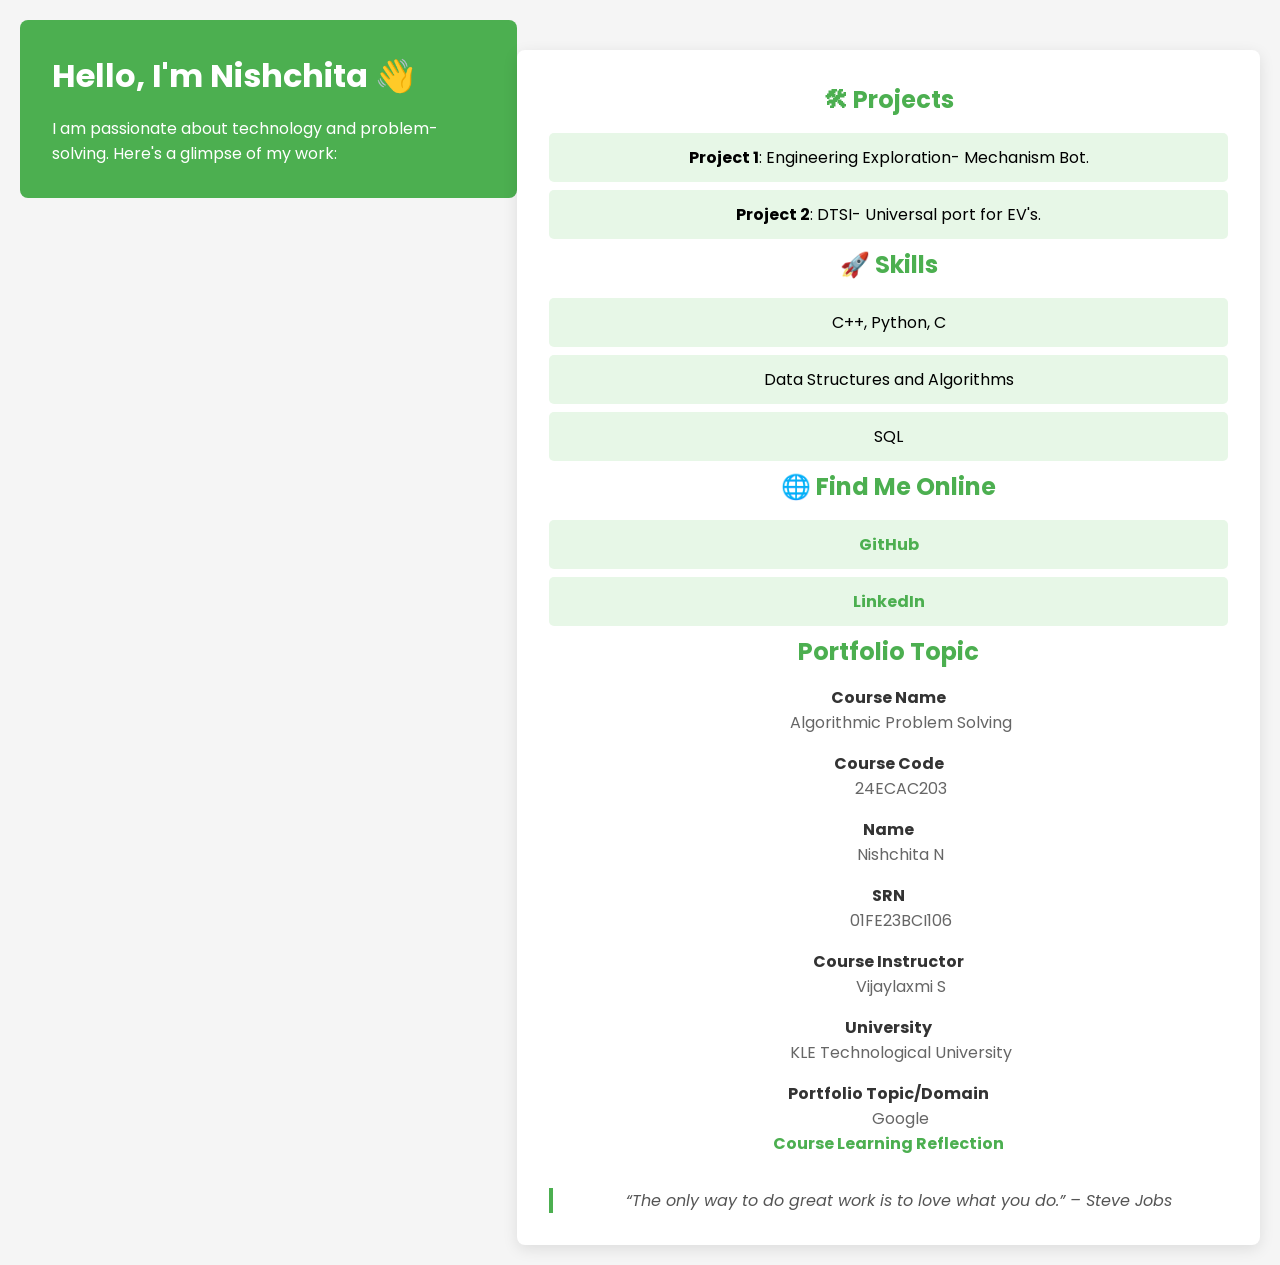
<file: index.html>
<!DOCTYPE html>
<html lang="en">
<head>
    <meta charset="UTF-8">
    <meta name="viewport" content="width=device-width, initial-scale=1.0">
    <title>Portfolio</title>
    <link rel="stylesheet" href="style.css">
    <link href="https://fonts.googleapis.com/css2?family=Poppins:wght@300;400;600&display=swap" rel="stylesheet">
</head>
<body>
    <header>
        <h1>Hello, I'm Nishchita 👋</h1>
        <p>I am passionate about technology and problem-solving. Here's a glimpse of my work:</p>
    </header>

    <section>
        <h2>🛠 Projects</h2>
        <ul>
            <li><strong>Project 1</strong>: Engineering Exploration- Mechanism Bot.</li>
            <li><strong>Project 2</strong>: DTSI- Universal port for EV's.</li>
        </ul>

        <h2>🚀 Skills</h2>
        <ul>
            <li>C++, Python, C </li>
            <li>Data Structures and Algorithms</li>
            <li>SQL </li>
        </ul>

        <h2>🌐 Find Me Online</h2>
        <ul>
            <li><a href="https://github.com/Nishchita106" target="_blank">GitHub</a></li>
            <li><a href="https://www.linkedin.com/in/nishchita-neelappagoudar-3a7629330?utm_source">LinkedIn</a></li>
        </ul>

        <h2>Portfolio Topic</h2>
        <dl>
            <dt>Course Name</dt>
            <dd>Algorithmic Problem Solving</dd>

            <dt>Course Code</dt>
            <dd>24ECAC203</dd>

            <dt>Name</dt>
            <dd>Nishchita N</dd>

            <dt>SRN</dt>
            <dd>01FE23BCI106</dd>

            <dt>Course Instructor</dt>
            <dd>Vijaylaxmi S</dd>

            <dt>University</dt>
            <dd>KLE Technological University</dd>

            <dt>Portfolio Topic/Domain</dt>
            <dd>Google</dd>
        </dl>

              <a href="learning.html">Course Learning Reflection</a>


        
        <blockquote>“The only way to do great work is to love what you do.” – Steve Jobs</blockquote>
    </section>
</body>
</html>
</file>
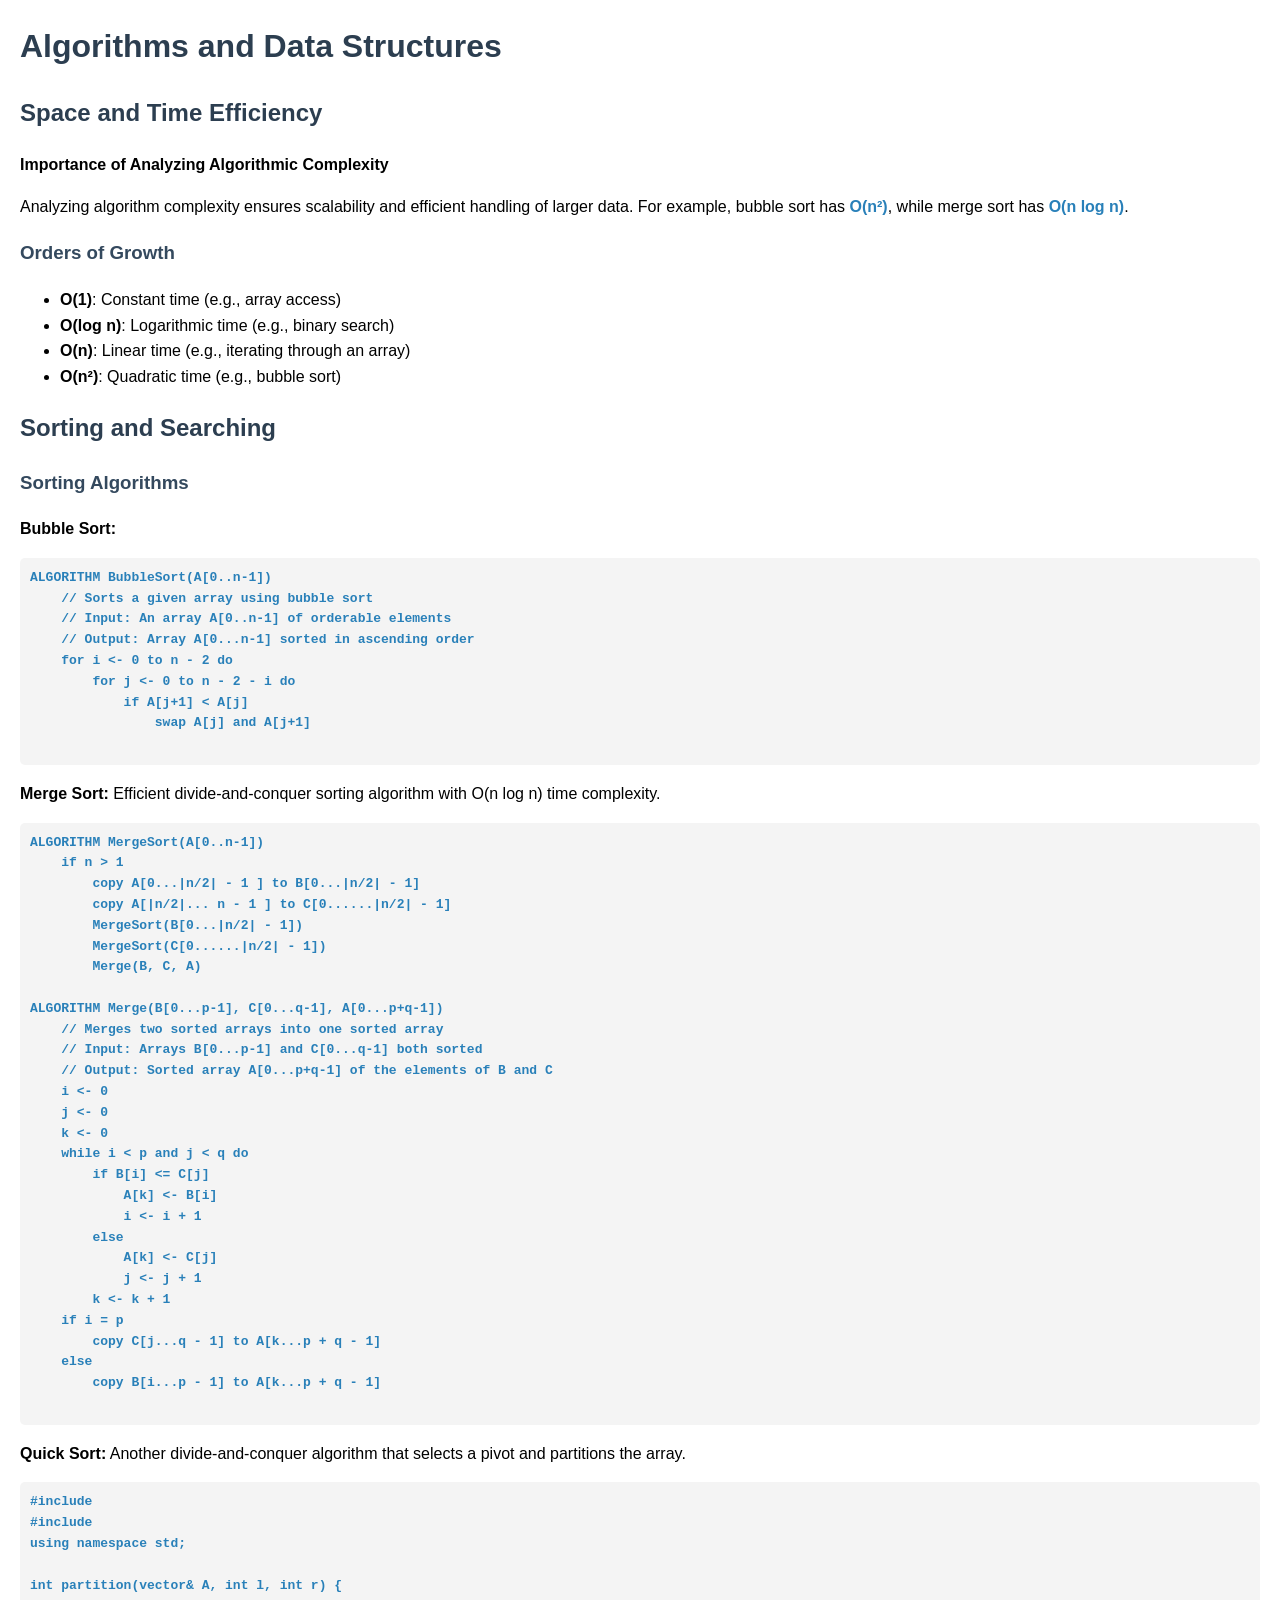
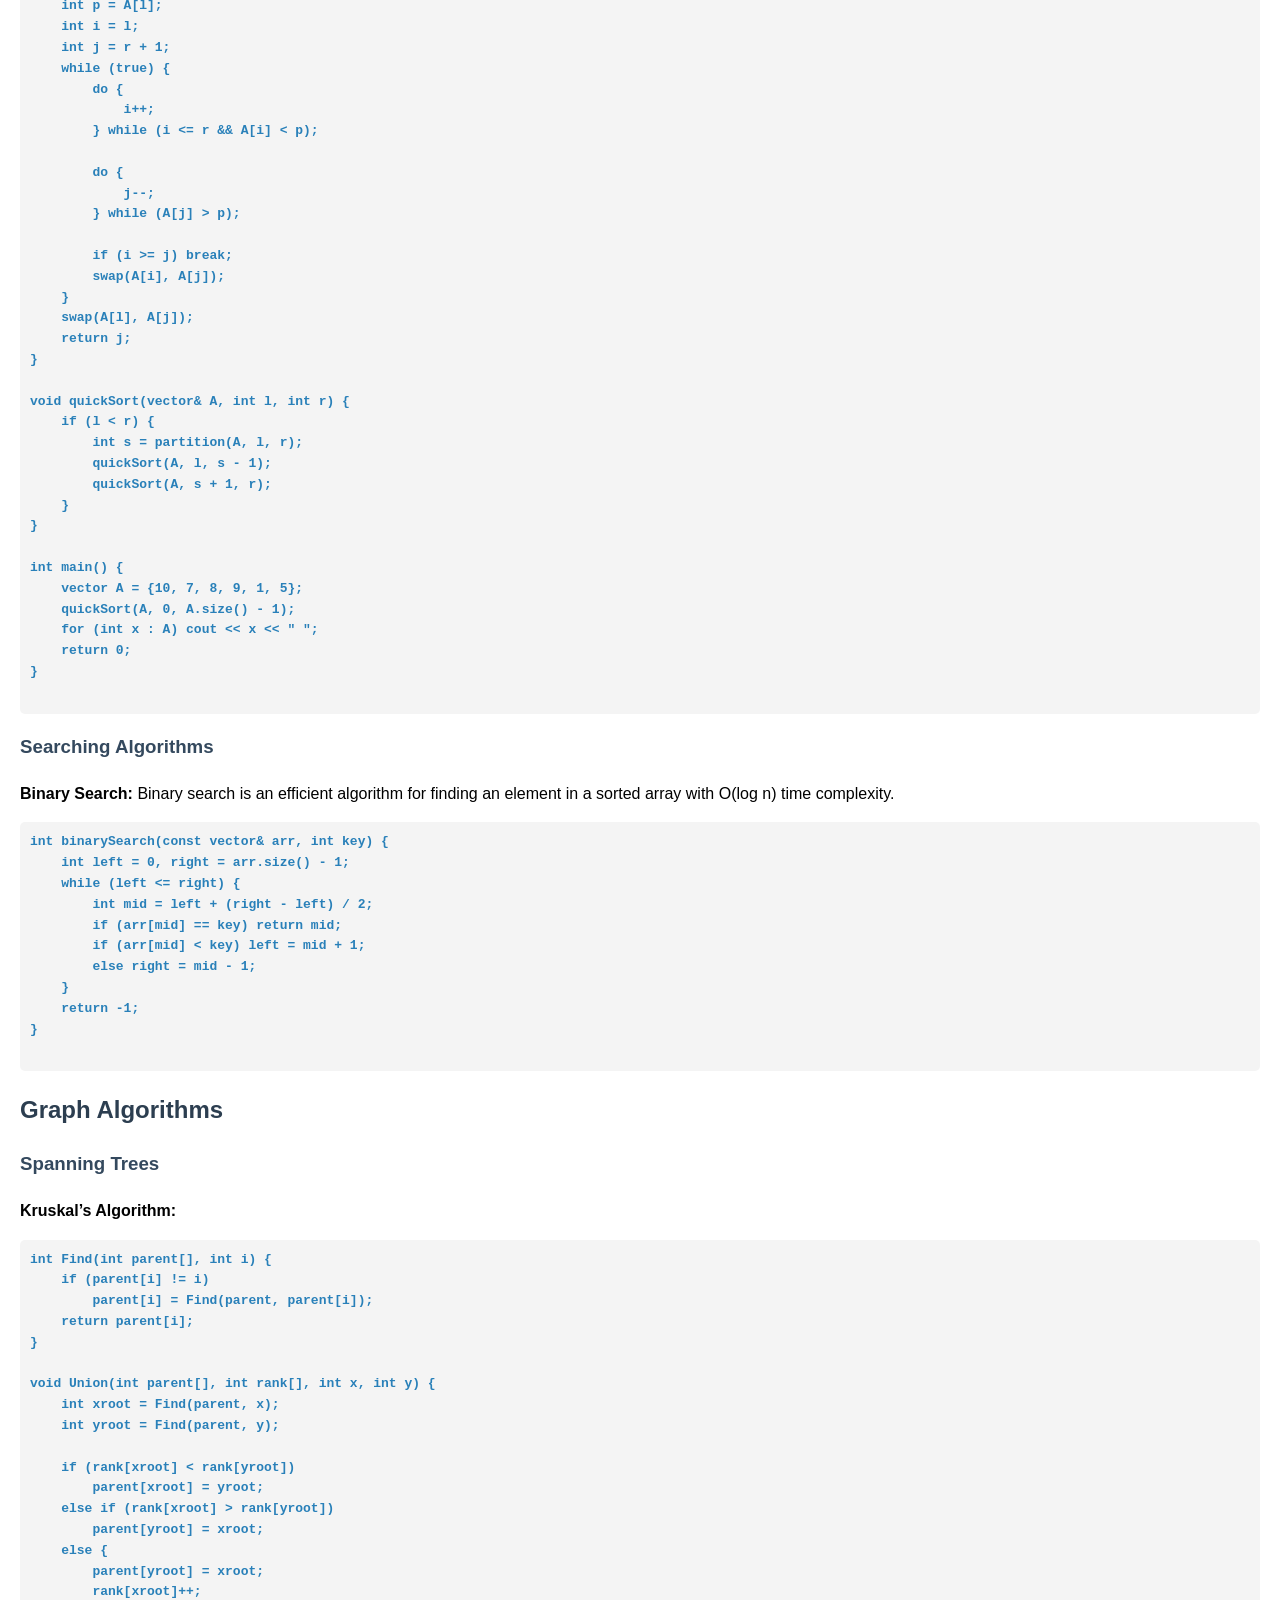
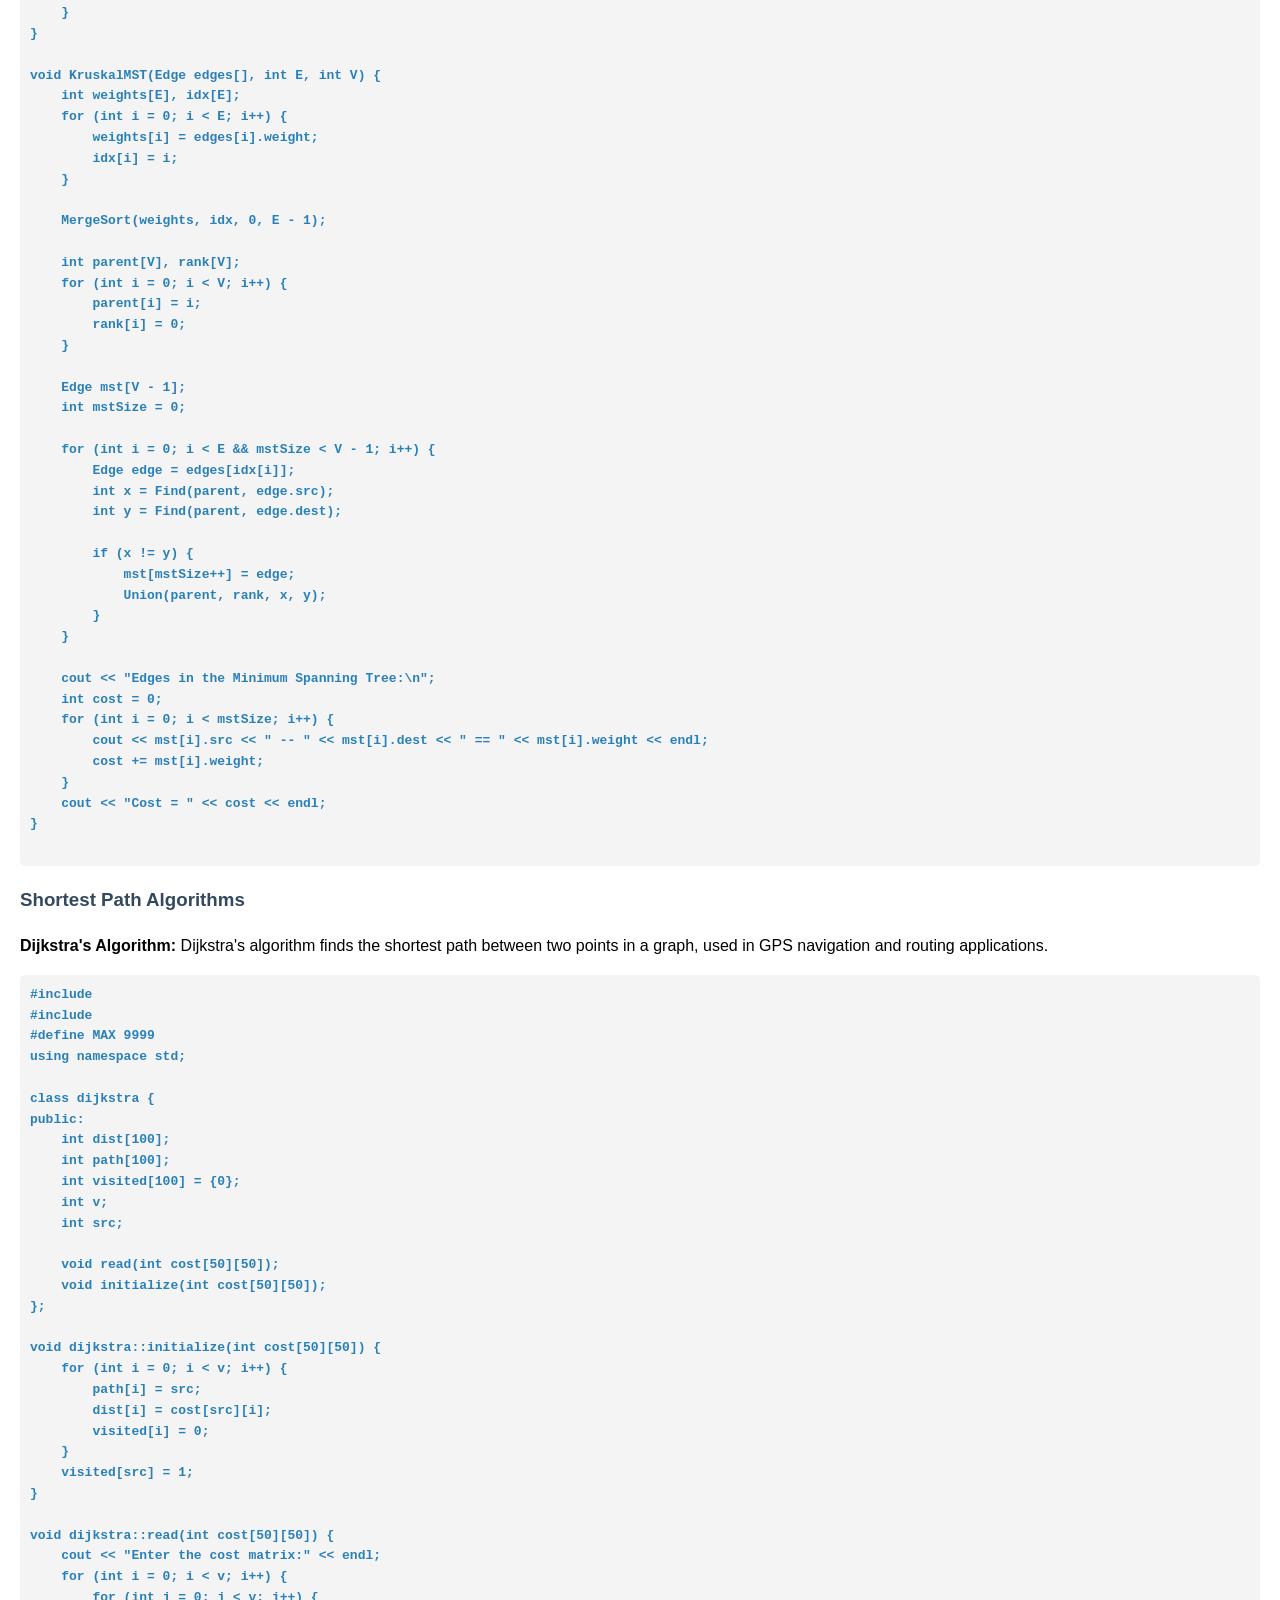
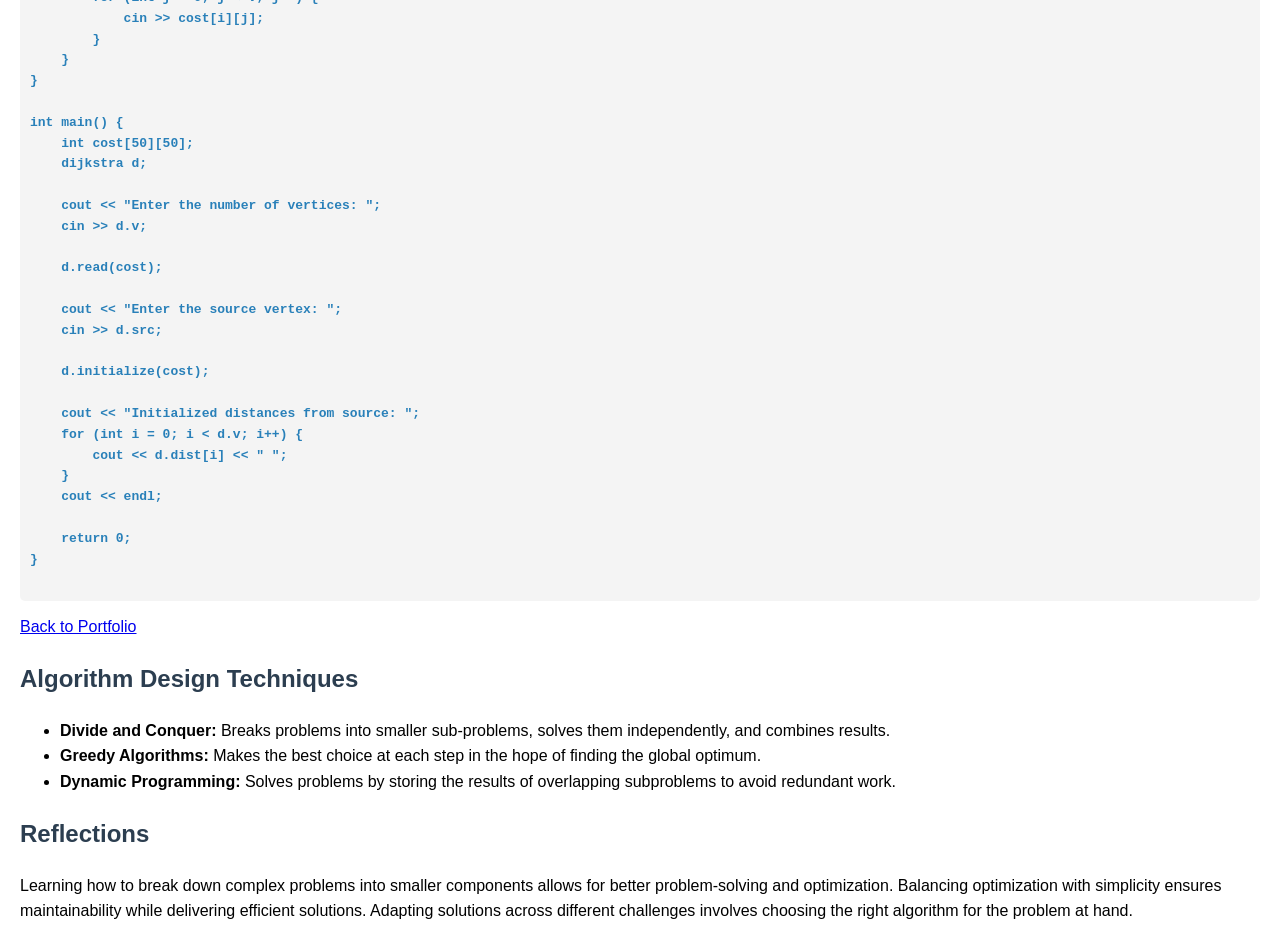
<file: learning.html>
<!DOCTYPE html>
<html lang="en">
<head>
    <meta charset="UTF-8">
    <meta name="viewport" content="width=device-width, initial-scale=1.0">
    <title>Algorithms and Data Structures</title>
    <style>
        body {
            font-family: Arial, sans-serif;
            margin: 20px;
            line-height: 1.6;
        }
        h1, h2 {
            color: #2c3e50;
        }
        h3 {
            color: #34495e;
        }
        p, li {
            font-size: 16px;
        }
        pre {
            background-color: #f4f4f4;
            padding: 10px;
            border-radius: 5px;
            overflow-x: auto;
        }
        .algorithm-title {
            font-weight: bold;
            color: #2980b9;
        }
    </style>
</head>
<body>
    <h1>Algorithms and Data Structures</h1>
    
    <h2>Space and Time Efficiency</h2>
    <p><strong>Importance of Analyzing Algorithmic Complexity</strong></p>
    <p>Analyzing algorithm complexity ensures scalability and efficient handling of larger data. For example, bubble sort has <span class="algorithm-title">O(n²)</span>, while merge sort has <span class="algorithm-title">O(n log n)</span>.</p>
    
    <h3>Orders of Growth</h3>
    <ul>
        <li><strong>O(1)</strong>: Constant time (e.g., array access)</li>
        <li><strong>O(log n)</strong>: Logarithmic time (e.g., binary search)</li>
        <li><strong>O(n)</strong>: Linear time (e.g., iterating through an array)</li>
        <li><strong>O(n²)</strong>: Quadratic time (e.g., bubble sort)</li>
    </ul>

    <h2>Sorting and Searching</h2>

    <h3>Sorting Algorithms</h3>
    
    <p><strong>Bubble Sort:</strong></p>
    <pre class="algorithm-title">
ALGORITHM BubbleSort(A[0..n-1])
    // Sorts a given array using bubble sort
    // Input: An array A[0..n-1] of orderable elements
    // Output: Array A[0...n-1] sorted in ascending order
    for i <- 0 to n - 2 do
        for j <- 0 to n - 2 - i do
            if A[j+1] < A[j]
                swap A[j] and A[j+1]
    </pre>

    <p><strong>Merge Sort:</strong> Efficient divide-and-conquer sorting algorithm with O(n log n) time complexity.</p>
    <pre class="algorithm-title">
ALGORITHM MergeSort(A[0..n-1])
    if n > 1
        copy A[0...|n/2| - 1 ] to B[0...|n/2| - 1]
        copy A[|n/2|... n - 1 ] to C[0......|n/2| - 1]
        MergeSort(B[0...|n/2| - 1])
        MergeSort(C[0......|n/2| - 1])
        Merge(B, C, A)

ALGORITHM Merge(B[0...p-1], C[0...q-1], A[0...p+q-1])
    // Merges two sorted arrays into one sorted array
    // Input: Arrays B[0...p-1] and C[0...q-1] both sorted
    // Output: Sorted array A[0...p+q-1] of the elements of B and C
    i <- 0
    j <- 0
    k <- 0
    while i < p and j < q do
        if B[i] <= C[j]
            A[k] <- B[i]
            i <- i + 1
        else
            A[k] <- C[j]
            j <- j + 1
        k <- k + 1
    if i = p
        copy C[j...q - 1] to A[k...p + q - 1]
    else
        copy B[i...p - 1] to A[k...p + q - 1]
    </pre>

    <p><strong>Quick Sort:</strong> Another divide-and-conquer algorithm that selects a pivot and partitions the array.</p>
    <pre class="algorithm-title">
#include <iostream>
#include <vector>
using namespace std;

int partition(vector<int>& A, int l, int r) {
    int p = A[l];
    int i = l;
    int j = r + 1;
    while (true) {
        do {
            i++;
        } while (i <= r && A[i] < p);

        do {
            j--;
        } while (A[j] > p);

        if (i >= j) break;
        swap(A[i], A[j]);
    }
    swap(A[l], A[j]);
    return j;
}

void quickSort(vector<int>& A, int l, int r) {
    if (l < r) {
        int s = partition(A, l, r);
        quickSort(A, l, s - 1);
        quickSort(A, s + 1, r);
    }
}

int main() {
    vector<int> A = {10, 7, 8, 9, 1, 5};
    quickSort(A, 0, A.size() - 1);
    for (int x : A) cout << x << " ";
    return 0;
}
    </pre>

    <h3>Searching Algorithms</h3>
    <p><strong>Binary Search:</strong> Binary search is an efficient algorithm for finding an element in a sorted array with O(log n) time complexity.</p>
    <pre class="algorithm-title">
int binarySearch(const vector<int>& arr, int key) {
    int left = 0, right = arr.size() - 1;
    while (left <= right) {
        int mid = left + (right - left) / 2;
        if (arr[mid] == key) return mid;
        if (arr[mid] < key) left = mid + 1;
        else right = mid - 1;
    }
    return -1;
}
    </pre>

    <h2>Graph Algorithms</h2>

    <h3>Spanning Trees</h3>
    <p><strong>Kruskal’s Algorithm:</strong></p>
    <pre class="algorithm-title">
int Find(int parent[], int i) {
    if (parent[i] != i)
        parent[i] = Find(parent, parent[i]);
    return parent[i];
}

void Union(int parent[], int rank[], int x, int y) {
    int xroot = Find(parent, x);
    int yroot = Find(parent, y);

    if (rank[xroot] < rank[yroot])
        parent[xroot] = yroot;
    else if (rank[xroot] > rank[yroot])
        parent[yroot] = xroot;
    else {
        parent[yroot] = xroot;
        rank[xroot]++;
    }
}

void KruskalMST(Edge edges[], int E, int V) {
    int weights[E], idx[E];
    for (int i = 0; i < E; i++) {
        weights[i] = edges[i].weight;
        idx[i] = i;
    }

    MergeSort(weights, idx, 0, E - 1);

    int parent[V], rank[V];
    for (int i = 0; i < V; i++) {
        parent[i] = i;
        rank[i] = 0;
    }

    Edge mst[V - 1];
    int mstSize = 0;

    for (int i = 0; i < E && mstSize < V - 1; i++) {
        Edge edge = edges[idx[i]];
        int x = Find(parent, edge.src);
        int y = Find(parent, edge.dest);

        if (x != y) {
            mst[mstSize++] = edge;
            Union(parent, rank, x, y);
        }
    }

    cout << "Edges in the Minimum Spanning Tree:\n";
    int cost = 0;
    for (int i = 0; i < mstSize; i++) {
        cout << mst[i].src << " -- " << mst[i].dest << " == " << mst[i].weight << endl;
        cost += mst[i].weight;
    }
    cout << "Cost = " << cost << endl;
}
    </pre>

    <h3>Shortest Path Algorithms</h3>
    <p><strong>Dijkstra's Algorithm:</strong> Dijkstra's algorithm finds the shortest path between two points in a graph, used in GPS navigation and routing applications.</p>
    <pre class="algorithm-title">
#include <iostream>
#include <vector>
#define MAX 9999
using namespace std;

class dijkstra {
public:
    int dist[100];
    int path[100];
    int visited[100] = {0};
    int v;
    int src;

    void read(int cost[50][50]);
    void initialize(int cost[50][50]);
};

void dijkstra::initialize(int cost[50][50]) {
    for (int i = 0; i < v; i++) {
        path[i] = src;
        dist[i] = cost[src][i];
        visited[i] = 0;
    }
    visited[src] = 1;
}

void dijkstra::read(int cost[50][50]) {
    cout << "Enter the cost matrix:" << endl;
    for (int i = 0; i < v; i++) {
        for (int j = 0; j < v; j++) {
            cin >> cost[i][j];
        }
    }
}

int main() {
    int cost[50][50];
    dijkstra d;

    cout << "Enter the number of vertices: ";
    cin >> d.v;

    d.read(cost);

    cout << "Enter the source vertex: ";
    cin >> d.src;

    d.initialize(cost);

    cout << "Initialized distances from source: ";
    for (int i = 0; i < d.v; i++) {
        cout << d.dist[i] << " ";
    }
    cout << endl;

    return 0;
}
    </pre>
     <a href="index.html">Back to Portfolio</a>

    <h2>Algorithm Design Techniques</h2>
    <ul>
        <li><strong>Divide and Conquer:</strong> Breaks problems into smaller sub-problems, solves them independently, and combines results.</li>
        <li><strong>Greedy Algorithms:</strong> Makes the best choice at each step in the hope of finding the global optimum.</li>
        <li><strong>Dynamic Programming:</strong> Solves problems by storing the results of overlapping subproblems to avoid redundant work.</li>
    </ul>

    <h2>Reflections</h2>
    <p>Learning how to break down complex problems into smaller components allows for better problem-solving and optimization. Balancing optimization with simplicity ensures maintainability while delivering efficient solutions. Adapting solutions across different challenges involves choosing the right algorithm for the problem at hand.</p>
</body>
</html>
</file>
<file: style.css>
/* Reset default margin and padding */
* {
    margin: 0;
    padding: 0;
    box-sizing: border-box;
}

/* Global Styles */
body {
    font-family: 'Poppins', sans-serif;
    background-color: #f5f5f5;
    margin: 0;
    padding: 20px; /* Adding padding to the body to prevent sticking at the top */
    display: flex;
    justify-content: center;
    align-items: flex-start; /* Aligns content towards the top */
    min-height: 100vh;
}

/* Main Container */
section {
    background-color: white;
    padding: 2rem;
    width: 90%;
    max-width: 800px;
    box-shadow: 0 4px 15px rgba(0, 0, 0, 0.1);
    border-radius: 8px;
    text-align: center;
    margin-top: 30px; /* Adding margin to ensure there's space from the top */
}

/* Header */
header {
    background-color: #4CAF50;
    color: white;
    padding: 2rem;
    border-radius: 8px;
    margin-bottom: 1.5rem;
}

header h1 {
    font-size: 2rem;
    margin: 0;
}

header p {
    margin: 1rem 0 0;
}

/* Section Titles */
h2 {
    color: #4CAF50;
    margin-bottom: 1rem;
}

/* List Items */
ul {
    list-style: none;
    padding: 0;
}

ul li {
    background-color: #e7f7e7;
    margin-bottom: 0.5rem;
    padding: 0.75rem;
    border-radius: 5px;
}

/* Links */
a {
    color: #4CAF50;
    text-decoration: none;
    font-weight: bold;
}

a:hover {
    text-decoration: underline;
}

/* Definition List */
dl dt {
    font-weight: bold;
    color: #333;
    margin-top: 1rem;
}

dl dd {
    margin-left: 1.5rem;
    color: #666;
}

/* Blockquote */
blockquote {
    font-style: italic;
    color: #555;
    border-left: 4px solid #4CAF50;
    padding-left: 1rem;
    margin-top: 2rem;
}

/* Responsive Design */
@media (max-width: 600px) {
    section {
        padding: 1.5rem;
    }

    header {
        padding: 1.5rem;
    }
</file>
